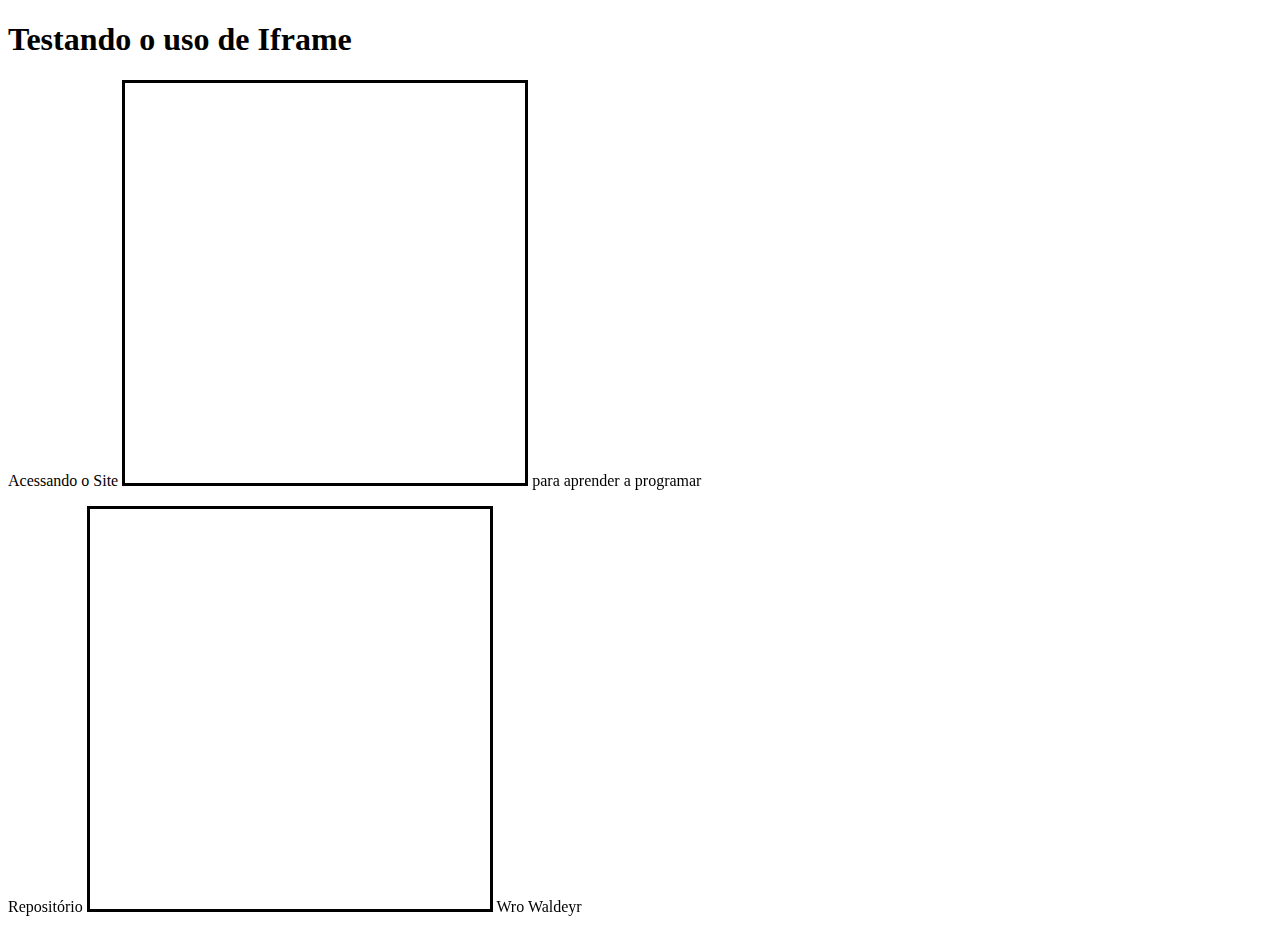
<file: exerc024/index.html>
<!DOCTYPE html>
<html lang="pt-br">
<head>
    <meta charset="UTF-8">
    <meta name="viewport" content="width=device-width, initial-scale=1.0">
    <link rel="stylesheet" href="style.css">
    <title>Estudos de Iframe</title>
</head>
<body>

    <h1>Testando o uso de Iframe</h1>
    <p>Acessando o Site 
        
    <iframe src="https://onetorrent.net/" frameborder="0" scolling="no"></iframe>

     para aprender a programar</p>


     <p>Repositório <iframe src="https://onetorrent.net/" frameborder="0"></iframe> Wro Waldeyr</p>

    
</body>
</html>
</file>
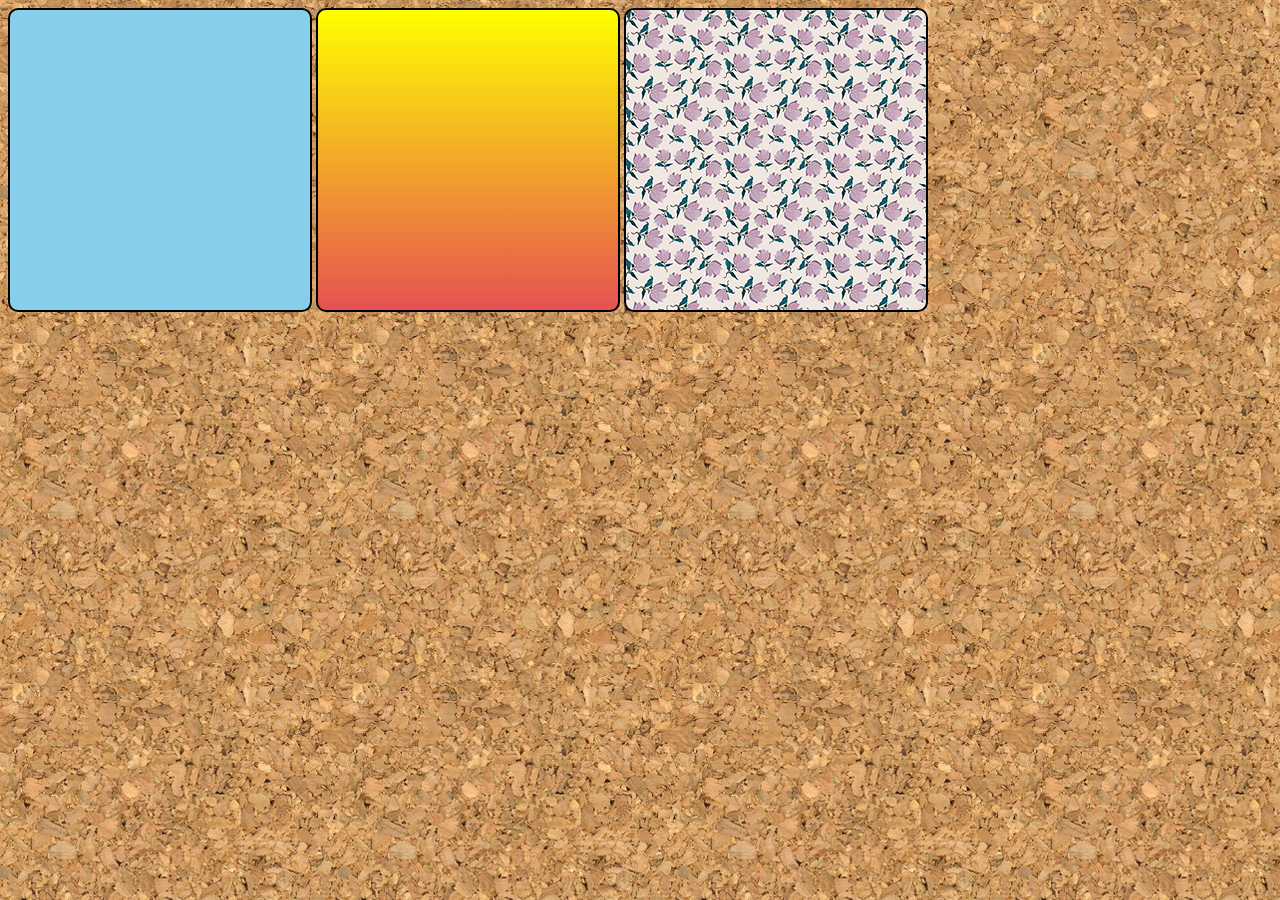
<file: exercicio22/index.html>
<!DOCTYPE html>
<html lang="en">

<head>
    <meta charset="UTF-8">
    <meta name="viewport" content="width=device-width, initial-scale=1.0">
    <link rel="stylesheet" href="style.css">
    <title>Imagens</title>
</head>

<body>

    <div class="quadrado" id="q1">

    </div>
    <div class="quadrado" id="q2">

    </div>
    <div class="quadrado" id="q3">

    </div>

</body>

</html>
</file>
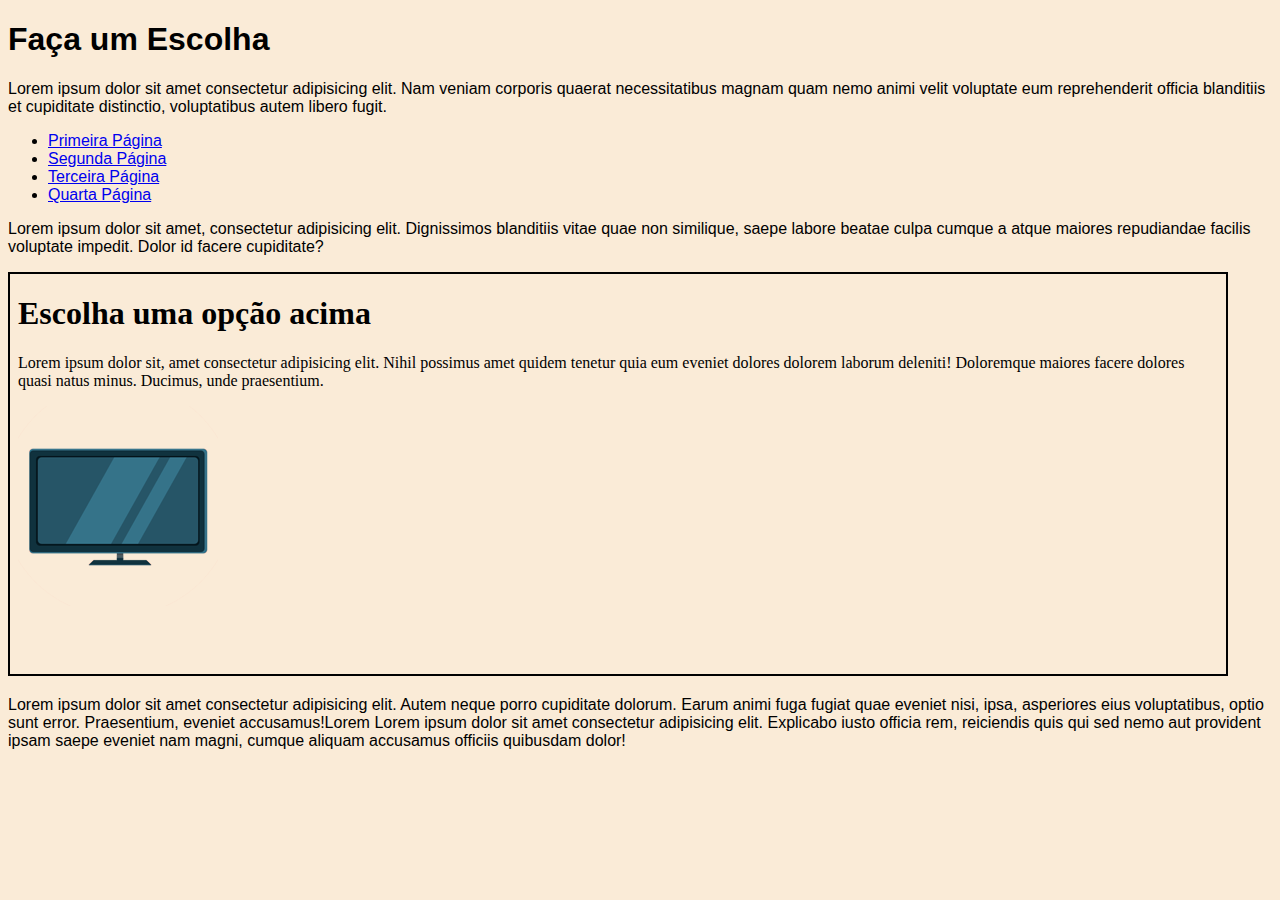
<file: exerc024/iframe003.html>
<!DOCTYPE html>
<html lang="pt-br">

<head>
    <meta charset="UTF-8">
    <meta name="viewport" content="width=device-width, initial-scale=1.0">
    <link rel="stylesheet" href="estilo/style.css">
    <title>Uso de Iframe </title>
</head>

<body>

    <h1>Faça um Escolha</h1>
    <p>
        Lorem ipsum dolor sit amet consectetur adipisicing elit. Nam veniam corporis quaerat necessitatibus magnam quam
        nemo animi velit voluptate eum reprehenderit officia blanditiis et cupiditate distinctio, voluptatibus autem
        libero fugit.

    </p>
    <ul>
        <li>
            <a href="/html-css/exerc023/tabela.html" target="frame">Primeira Página</a>
        </li>
        <li>
            <a href="/html-css/exerc023/tabela003.html" target="frame">Segunda Página</a>
        </li>
        <li>
            <a href="/html-css/exerc023/tabela004.html" target="frame">Terceira Página</a>
        </li>
        <li>
            <a href="/html-css/exerc023/tabela006.html" target="frame">Quarta Página</a>
        </li>
    </ul>
    <p>Lorem ipsum dolor sit amet, consectetur adipisicing elit. Dignissimos blanditiis vitae quae non similique, saepe
        labore beatae culpa cumque a atque maiores repudiandae facilis voluptate impedit. Dolor id facere cupiditate?
    </p>

    <iframe id="tela" name="frame" srcdoc= "<h1>Escolha uma opção acima</h1><p>Lorem ipsum dolor sit, amet consectetur adipisicing elit. Nihil possimus amet quidem tenetur quia eum eveniet dolores dolorem laborum deleniti! Doloremque maiores facere dolores quasi natus minus. Ducimus, unde praesentium.</p> <img src='icon-tv.png'>">


    </iframe>

    

    <p>Lorem ipsum dolor sit amet consectetur adipisicing elit. Autem neque porro cupiditate dolorum. Earum animi fuga
        fugiat quae eveniet nisi, ipsa, asperiores eius voluptatibus, optio sunt error. Praesentium, eveniet
        accusamus!Lorem Lorem ipsum dolor sit amet consectetur adipisicing elit. Explicabo iusto officia rem, reiciendis
        quis qui sed nemo aut provident ipsam saepe eveniet nam magni, cumque aliquam accusamus officiis quibusdam
        dolor!</p>
</body>

</html>
</file>
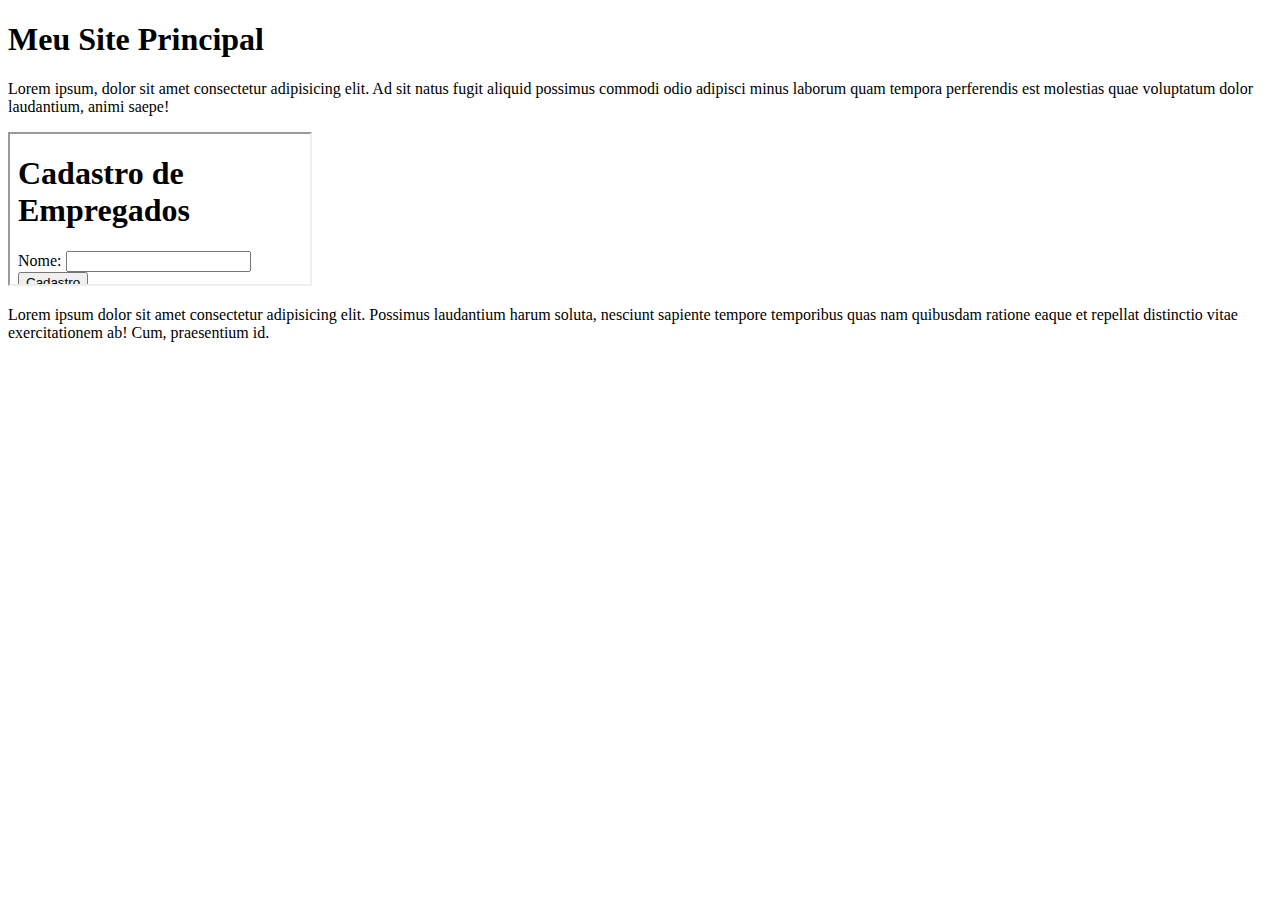
<file: exerc024/iframe004.html>
<!DOCTYPE html>
<html lang="pt-br">
<head>
    <meta charset="UTF-8">
    <meta name="viewport" content="width=device-width, initial-scale=1.0">
    <title>iframe</title>
</head>
<body>
    <h1>Meu Site Principal</h1>
    <p>Lorem ipsum, dolor sit amet consectetur adipisicing elit. Ad sit natus fugit aliquid possimus commodi odio adipisci minus laborum quam tempora perferendis est molestias quae voluptatum dolor laudantium, animi saepe!</p>

    <iframe src="paginasextras/pag004.html" sandbox="allow-same-origin allow-forms allow-scripts" referrerpolicy="no-referrer-when-downgrade"></iframe>
    <p>Lorem ipsum dolor sit amet consectetur adipisicing elit. Possimus laudantium harum soluta, nesciunt sapiente tempore temporibus quas nam quibusdam ratione eaque et repellat distinctio vitae exercitationem ab! Cum, praesentium id.</p>
</body>
</html>
</file>
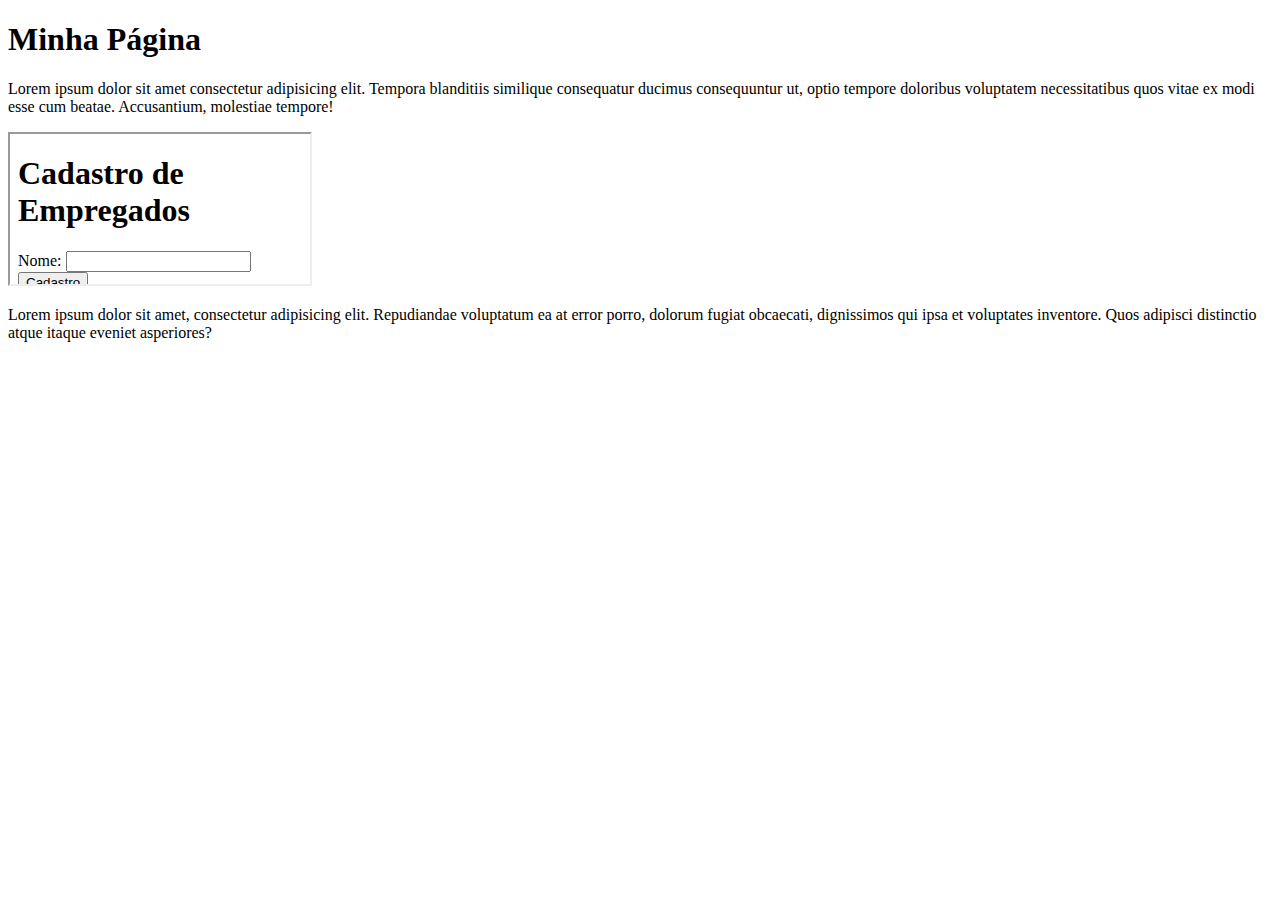
<file: exerc024/paginasextras/iframe005.html>
<!DOCTYPE html>
<html lang="pt-br">
<head>
    <meta charset="UTF-8">
    <meta name="viewport" content="width=device-width, initial-scale=1.0">
    <title>Document</title>
</head>
<body>
    <h1>Minha Página</h1>

    <p>Lorem ipsum dolor sit amet consectetur adipisicing elit. Tempora blanditiis similique consequatur ducimus consequuntur ut, optio tempore doloribus voluptatem necessitatibus quos vitae ex modi esse cum beatae. Accusantium, molestiae tempore!</p>

    <iframe src="pag004.html" sandbox=" allow-same-origin allow-forms" ></iframe>

    <p>Lorem ipsum dolor sit amet, consectetur adipisicing elit. Repudiandae voluptatum ea at error porro, dolorum fugiat obcaecati, dignissimos qui ipsa et voluptates inventore. Quos adipisci distinctio atque itaque eveniet asperiores?</p>
</body>
</html>
</file>
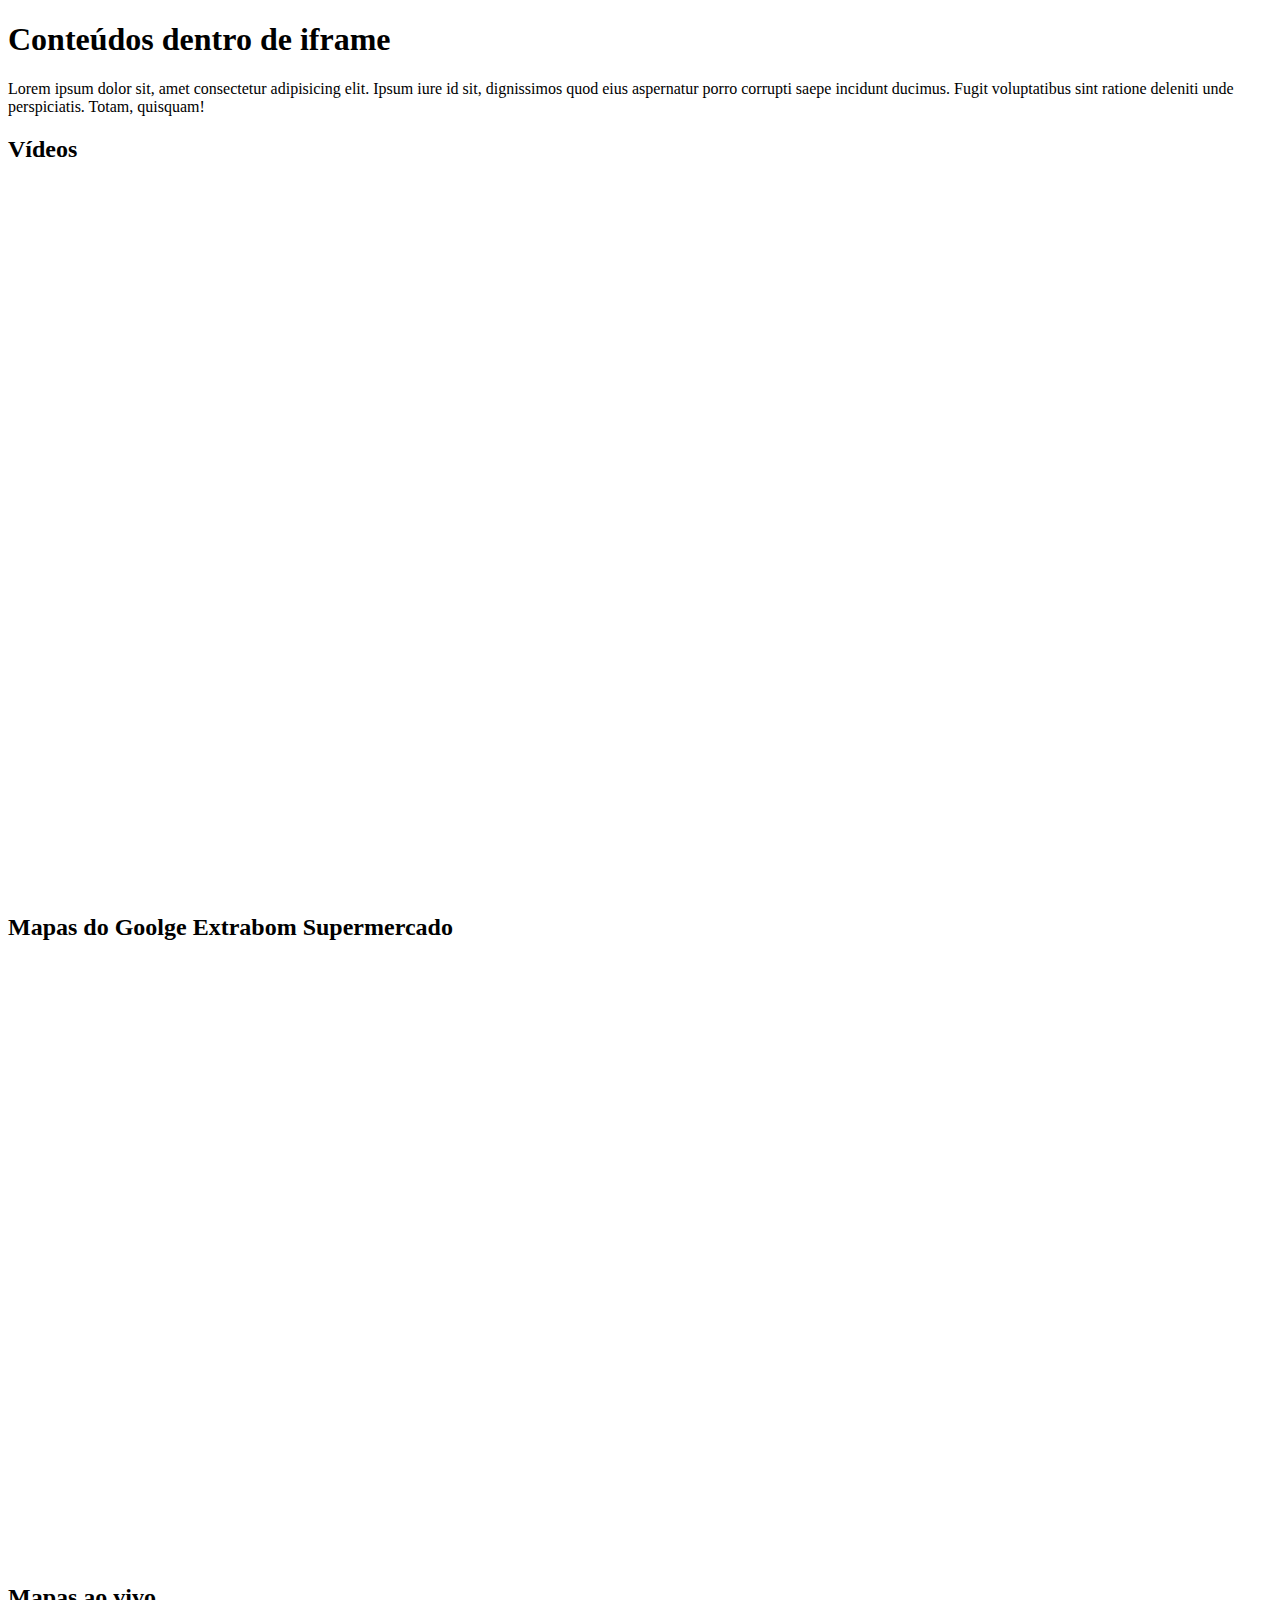
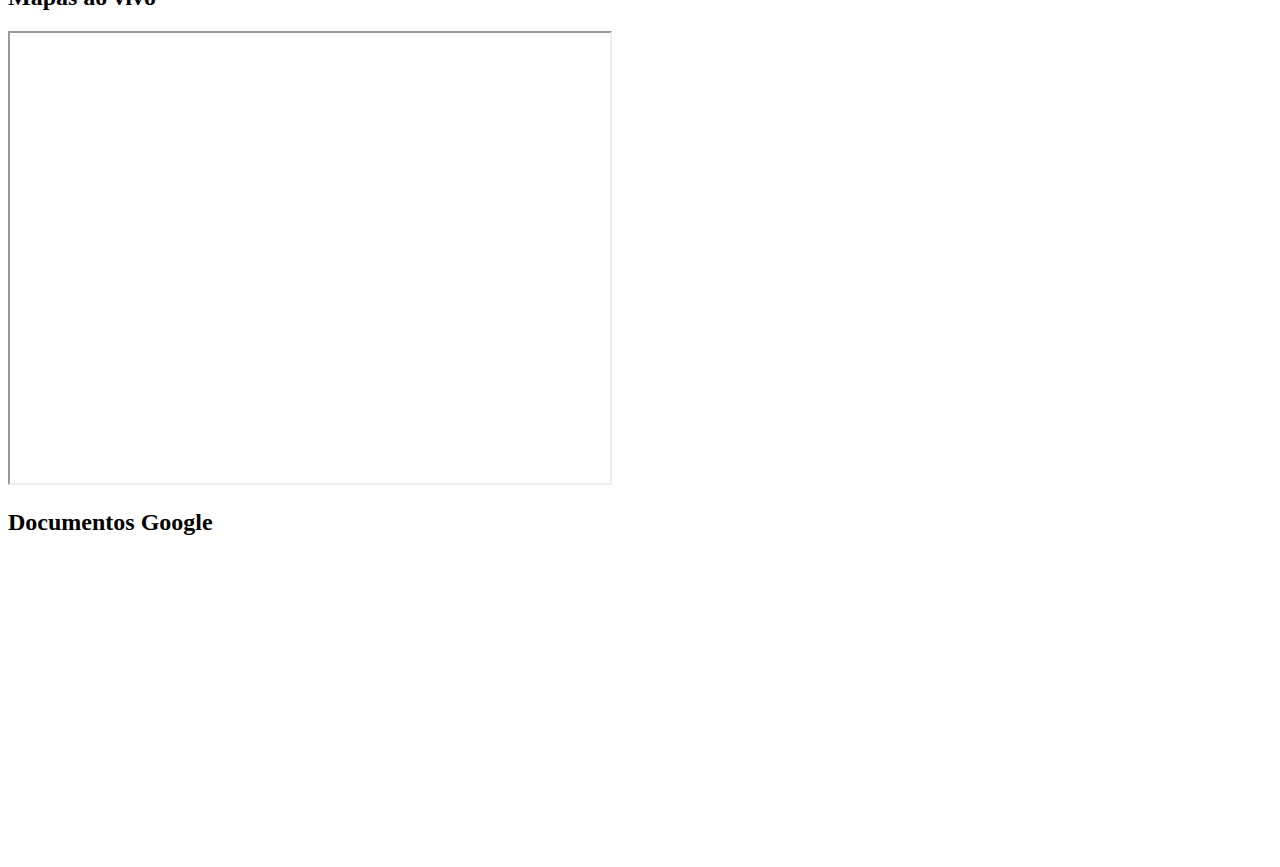
<file: exerc024/paginasextras/iframe006.html>
<!DOCTYPE html>
<html lang="pt-br">
<head>
    <meta charset="UTF-8">
    <meta name="viewport" content="width=device-width, initial-scale=1.0">
    <title>Iframe adicionando conteúdos</title>
</head>
<body>
    <h1>Conteúdos dentro de iframe</h1>
    <p>Lorem ipsum dolor sit, amet consectetur adipisicing elit. Ipsum iure id sit, dignissimos quod eius aspernatur porro corrupti saepe incidunt ducimus. Fugit voluptatibus sint ratione deleniti unde perspiciatis. Totam, quisquam!</p>
    <h2>Vídeos</h2>

    <div style="padding:56.25% 0 0 0;position:relative;"><iframe src="https://player.vimeo.com/video/225730718?badge=0&amp;autopause=0&amp;player_id=0&amp;app_id=58479" frameborder="0" allow="autoplay; fullscreen; picture-in-picture; clipboard-write" style="position:absolute;top:0;left:0;width:70%;height:70%;" title="Videos infantiles para nios - Canciones infantiles para nios"></iframe></div><script src="https://player.vimeo.com/api/player.js"></script>

    <h2>Mapas do Goolge Extrabom Supermercado</h2>
    <iframe src="https://www.google.com/maps/embed?pb=!1m18!1m12!1m3!1d119637.89353612988!2d-40.41158733735698!3d-20.43707403476444!2m3!1f0!2f0!3f0!3m2!1i1024!2i768!4f13.1!3m3!1m2!1s0xb841bea52725e9%3A0x57aef7b271dae075!2sExtrabom%20Supermercados%20Barramares!5e0!3m2!1spt-BR!2sbr!4v1735575714931!5m2!1spt-BR!2sbr" width="600" height="600" style="border:0;" allowfullscreen="" loading="lazy" referrerpolicy="no-referrer-when-downgrade"></iframe>

    <h2>Mapas ao vivo</h2>
    <iframe src="https://embed.waze.com/iframe?zoom=16&lat=-20.350663&lon=-40.287702&ct=livemap" width="600" height="450" allowfullscreen></iframe>

    <h2>Documentos Google</h2>
    <iframe src="https://docs.google.com/presentation/d/e/2PACX-1vTBoKsjc7gT2ES9xBNpF0KYCIrxKuZ6miW8Xx-Hm_hCDYU57_wW8icAWD7yzisNn8vDP7i6yyiAZBfG/embed?start=false&loop=true&delayms=1000" frameborder="0" width="480" height="299" allowfullscreen="true" mozallowfullscreen="true" webkitallowfullscreen="true"></iframe>
</body>
</html>
</file>
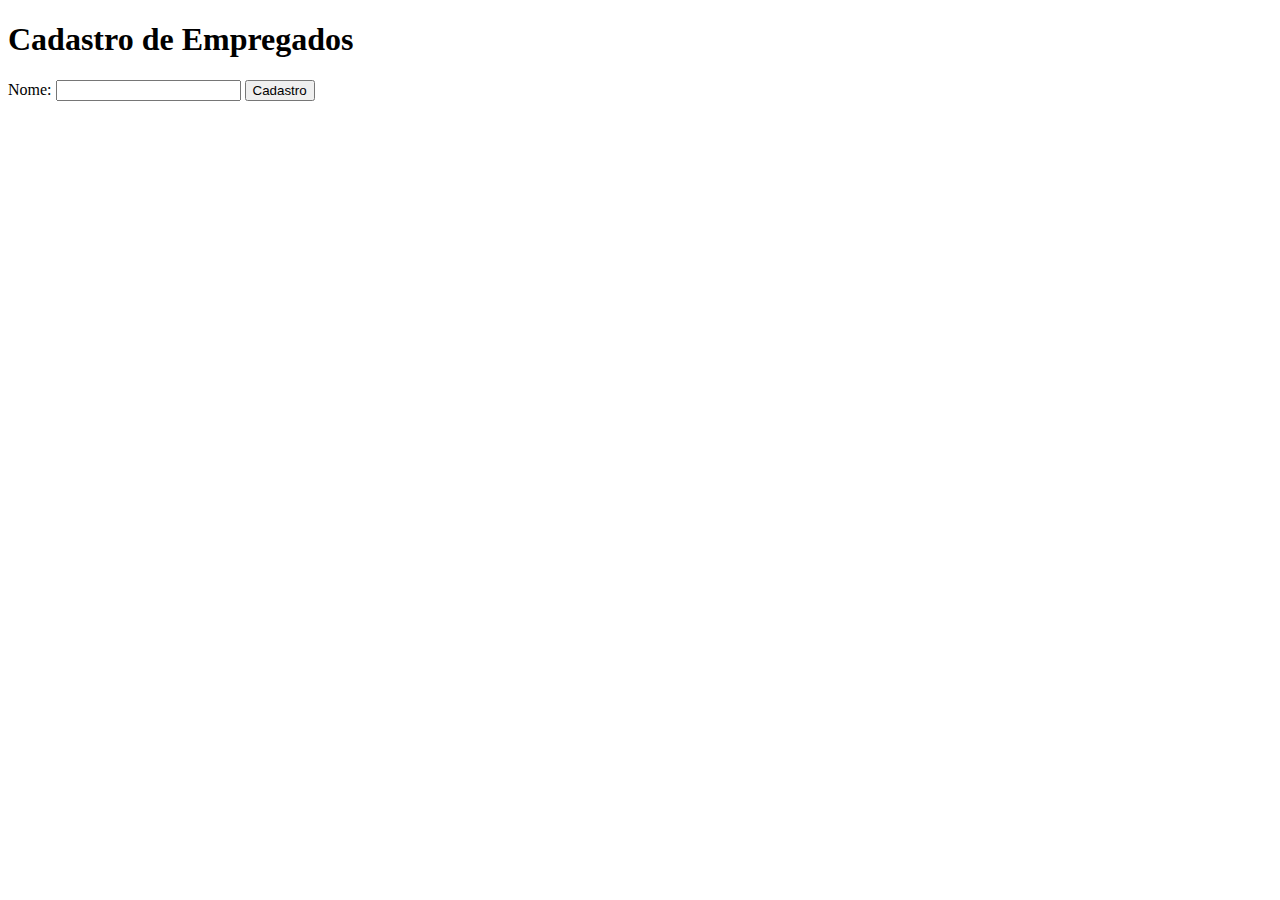
<file: exerc024/paginasextras/pag004.html>
<!DOCTYPE html>
<html lang="pt-br">
<head>
    <meta charset="UTF-8">
    <meta name="viewport" content="width=device-width, initial-scale=1.0">
    <link rel="stylesheet" href="estilopag/style.css">
    <title>Formulário</title>
</head>
<body>
    <h1>Cadastro de Empregados</h1>
    <form action="Cadastro.php">
        <p>
            Nome:
            <input type="text" name="nome" id="nome">
            <input type="submit" value="Cadastro">
        </p>
    </form>
</body>
</html>
</file>
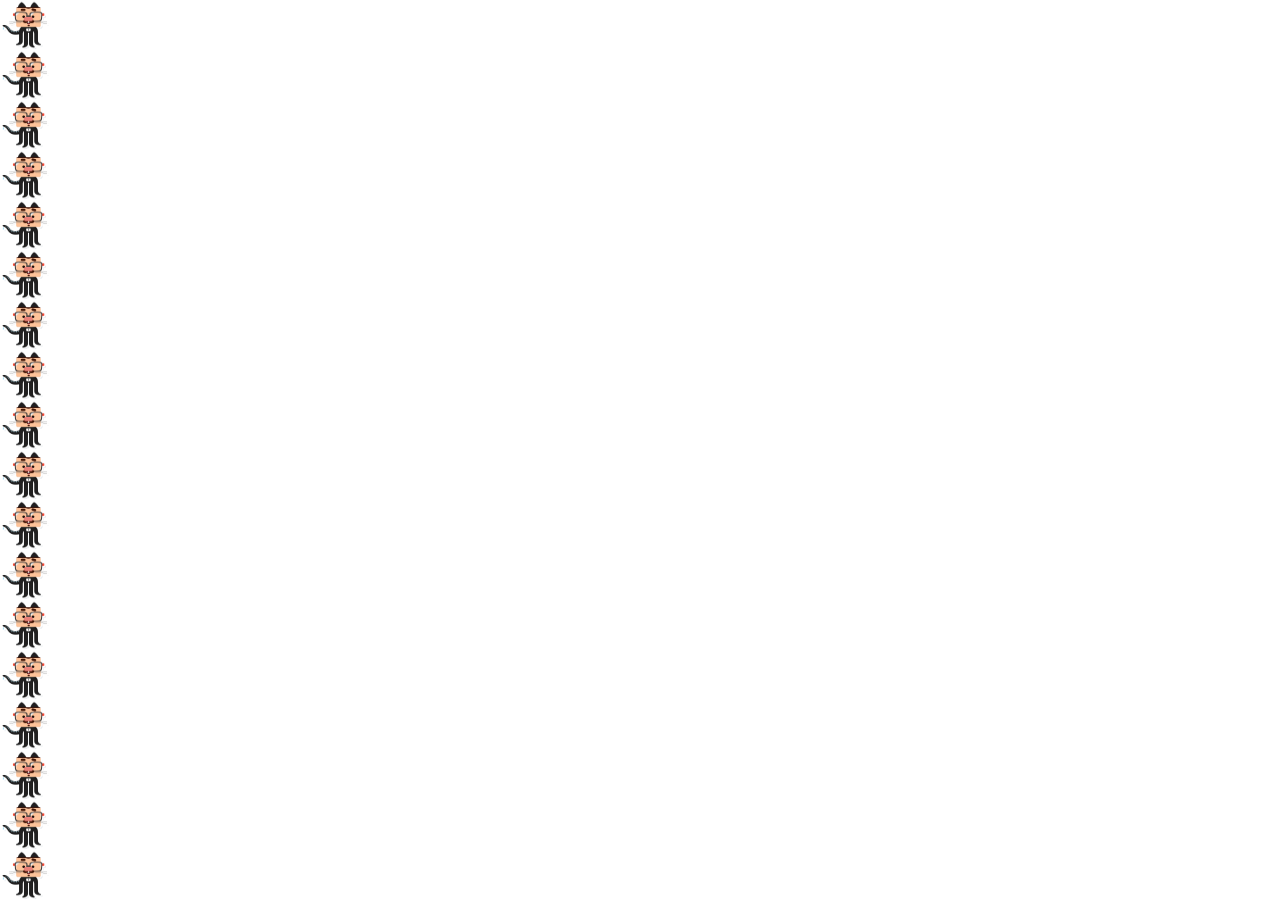
<file: exercicio22/fundo/fundo002.html>
<!DOCTYPE html>
<html lang="en">
<head>
    <meta charset="UTF-8">
    <meta name="viewport" content="width=device-width, initial-scale=1.0">
    <title>Personalizando os fundos do site </title>
    <link rel="stylesheet" href="style.css">
</head>
<body>




    
</body>
</html>
</file>
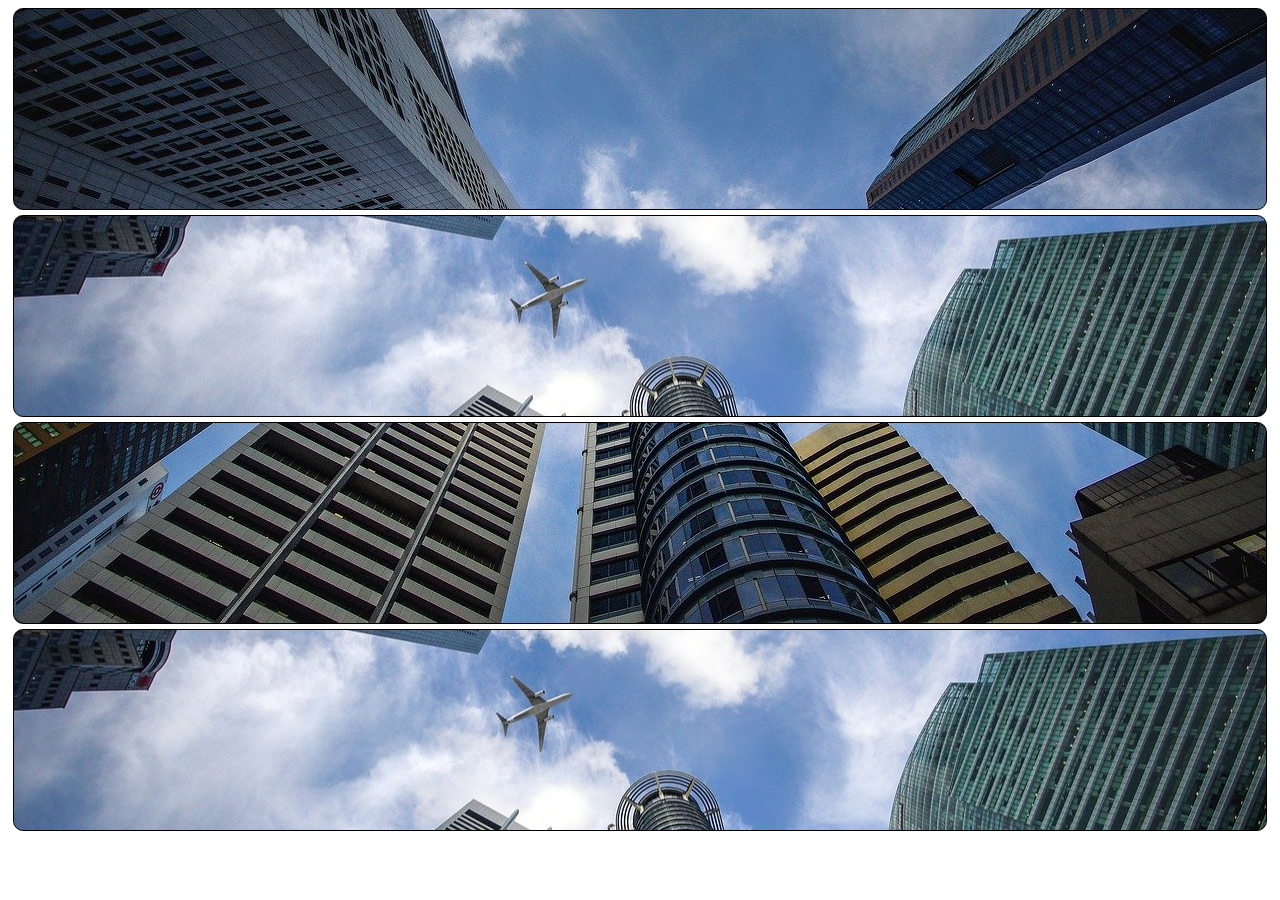
<file: exercicio22/fundo/fundo003.html>
<!DOCTYPE html>
<html lang="en">
<head>
    <meta charset="UTF-8">
    <meta name="viewport" content="width=device-width, initial-scale=1.0">
    <title>Posição dos Fundo do Site</title>
    <link rel="stylesheet" href="estilofundo003.css">
</head>
<body>

    <div class="bloco" id="q1">


    </div>

    <div class="bloco" id="q2">

    </div>

    <div class="bloco" id="q3">

    </div>

    <div class="bloco"id='q4'>

    </div>

    


    
</body>
</html>
</file>
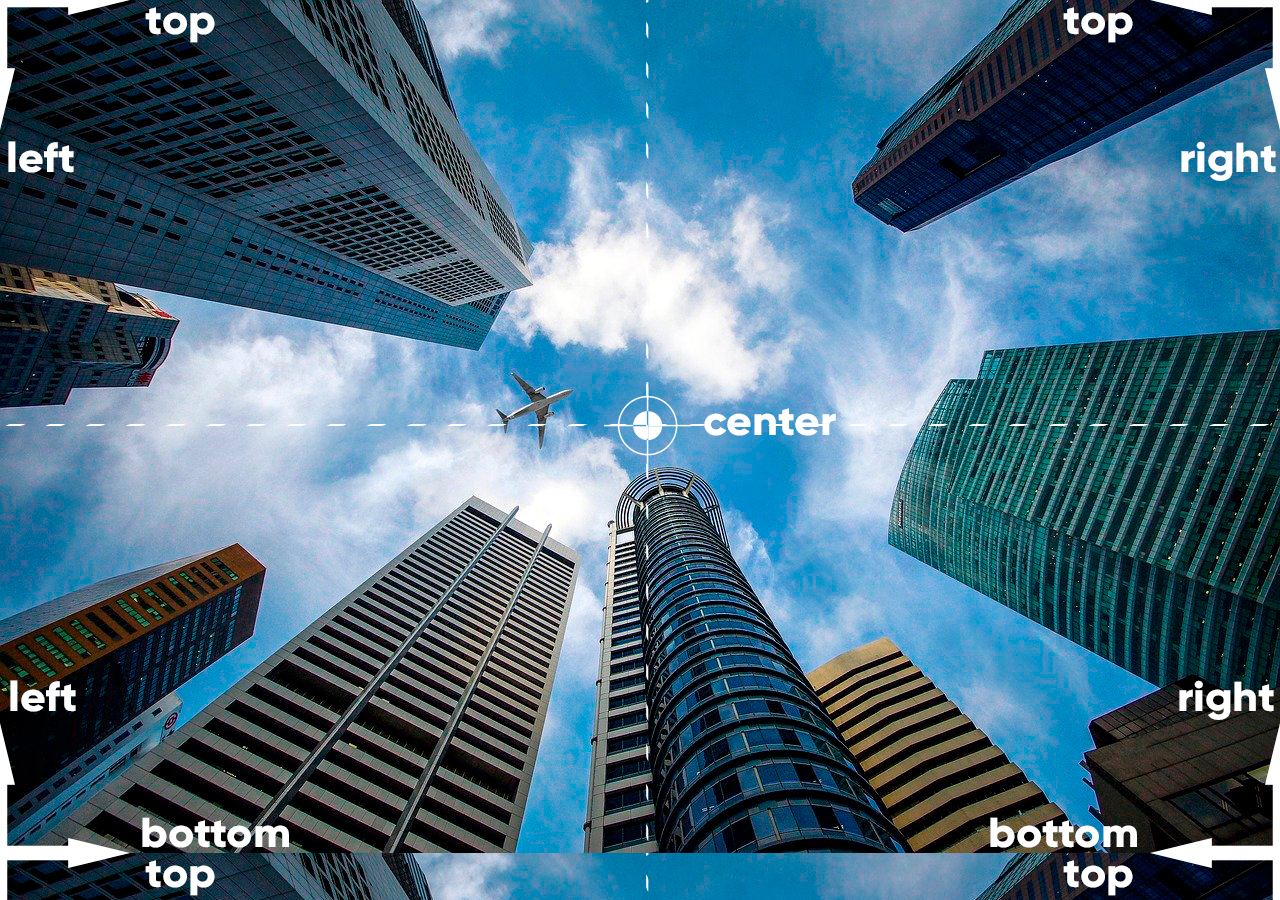
<file: exercicio22/fundo/fundo004.html>
<!DOCTYPE html>
<html lang="pt-br">

<head>
    <meta charset="UTF-8">
    <meta name="viewport" content="width=device-width, initial-scale=1.0">
    <link rel="stylesheet" href="estilofundo4.css">
    <title>Posicionamento</title>
</head>

<body>

</body>

</html>
</file>
<file: exerc024/style.css>
iframe{

    width: 400px;
    height: 400px;
    border: solid black;
}
</file>
<file: exercicio22/style.css>
body{
    background-image: url('imagens/wallpaper001.jpg');
}

div.quadrado{

    display: inline-block;
    border: 2px solid black;
    border-radius: 10px;
    background-color: lightgrey;
    width: 300px;
    height: 300px;
}

div#q1{
    background-color: skyblue;
}

div#q2{

    background-image: linear-gradient(to bottom, yellow, #eb2828c1);

}

div#q3{

    background-image: url('imagens/pattern003.png');

}
</file>
<file: exerc024/estilo/style.css>
body{
    background-color: antiquewhite;
    font-family: Arial, Helvetica, sans-serif;
}

iframe#tela{

    width: 95vw;
    height: 400px;
    border: 2px solid black;


}
</file>
<file: exerc024/paginasextras/estilopag/style.css>

</file>
<file: exercicio22/fundo/style.css>
body{

background-image: url('img/mascote.png');

background-size: 50px 50px;
background-repeat: repeat-y;
}
</file>
<file: exercicio22/fundo/estilofundo003.css>
div.bloco{
    height: 200px;
    border: 1px solid black;
    border-radius: 10px;
    margin: 5px;

    background-image: url('/exercicio22/imagens/wallpaper002.jpg');
}


div#q1{

    background-position: left top;
} 

div#q2{

    background-position: left center;
}

div#q3{

    background-position: right bottom;
}

div#q4{

    
    background-position: center center;
    
    
}
</file>
<file: exercicio22/fundo/estilofundo4.css>
body{
    
    height: 97vh;

    background-image: url('/exercicio22/imagens/wallpaper003.jpg');
    
    
    background-position:center top;
}
</file>
